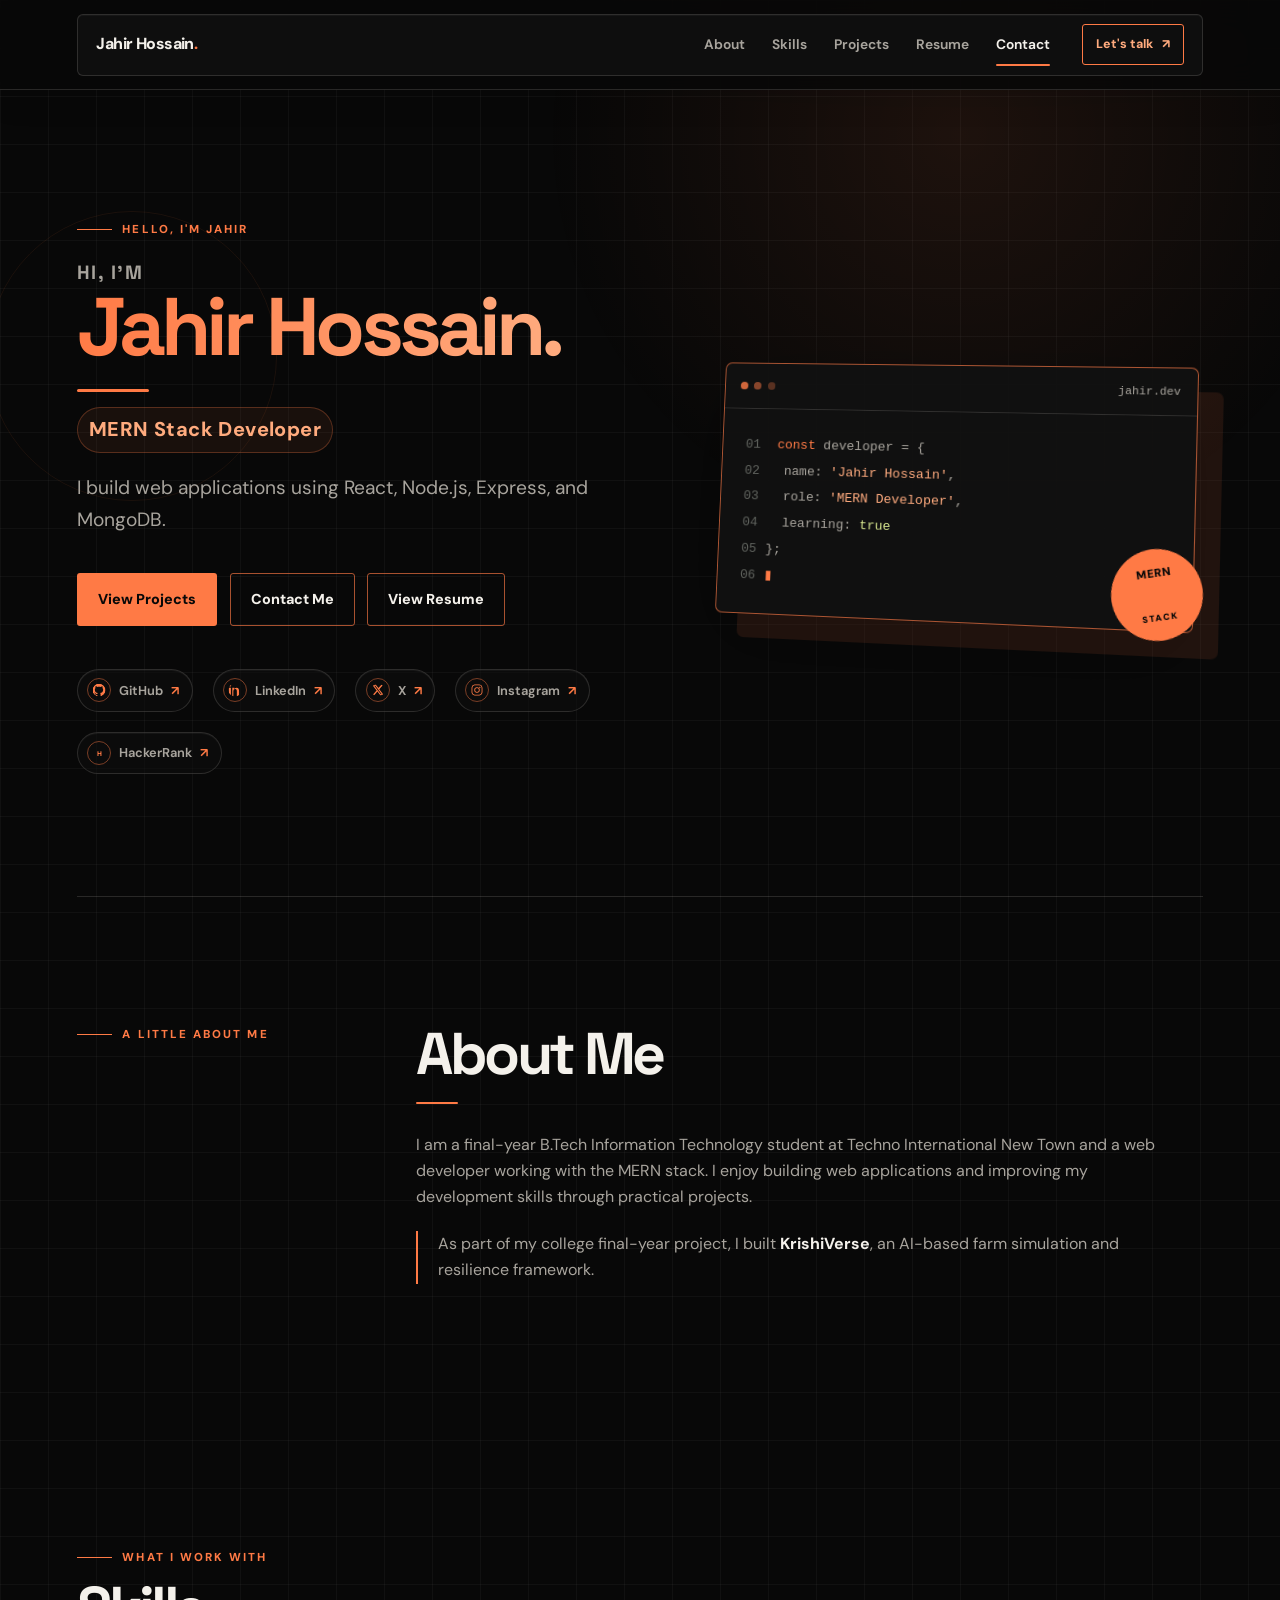
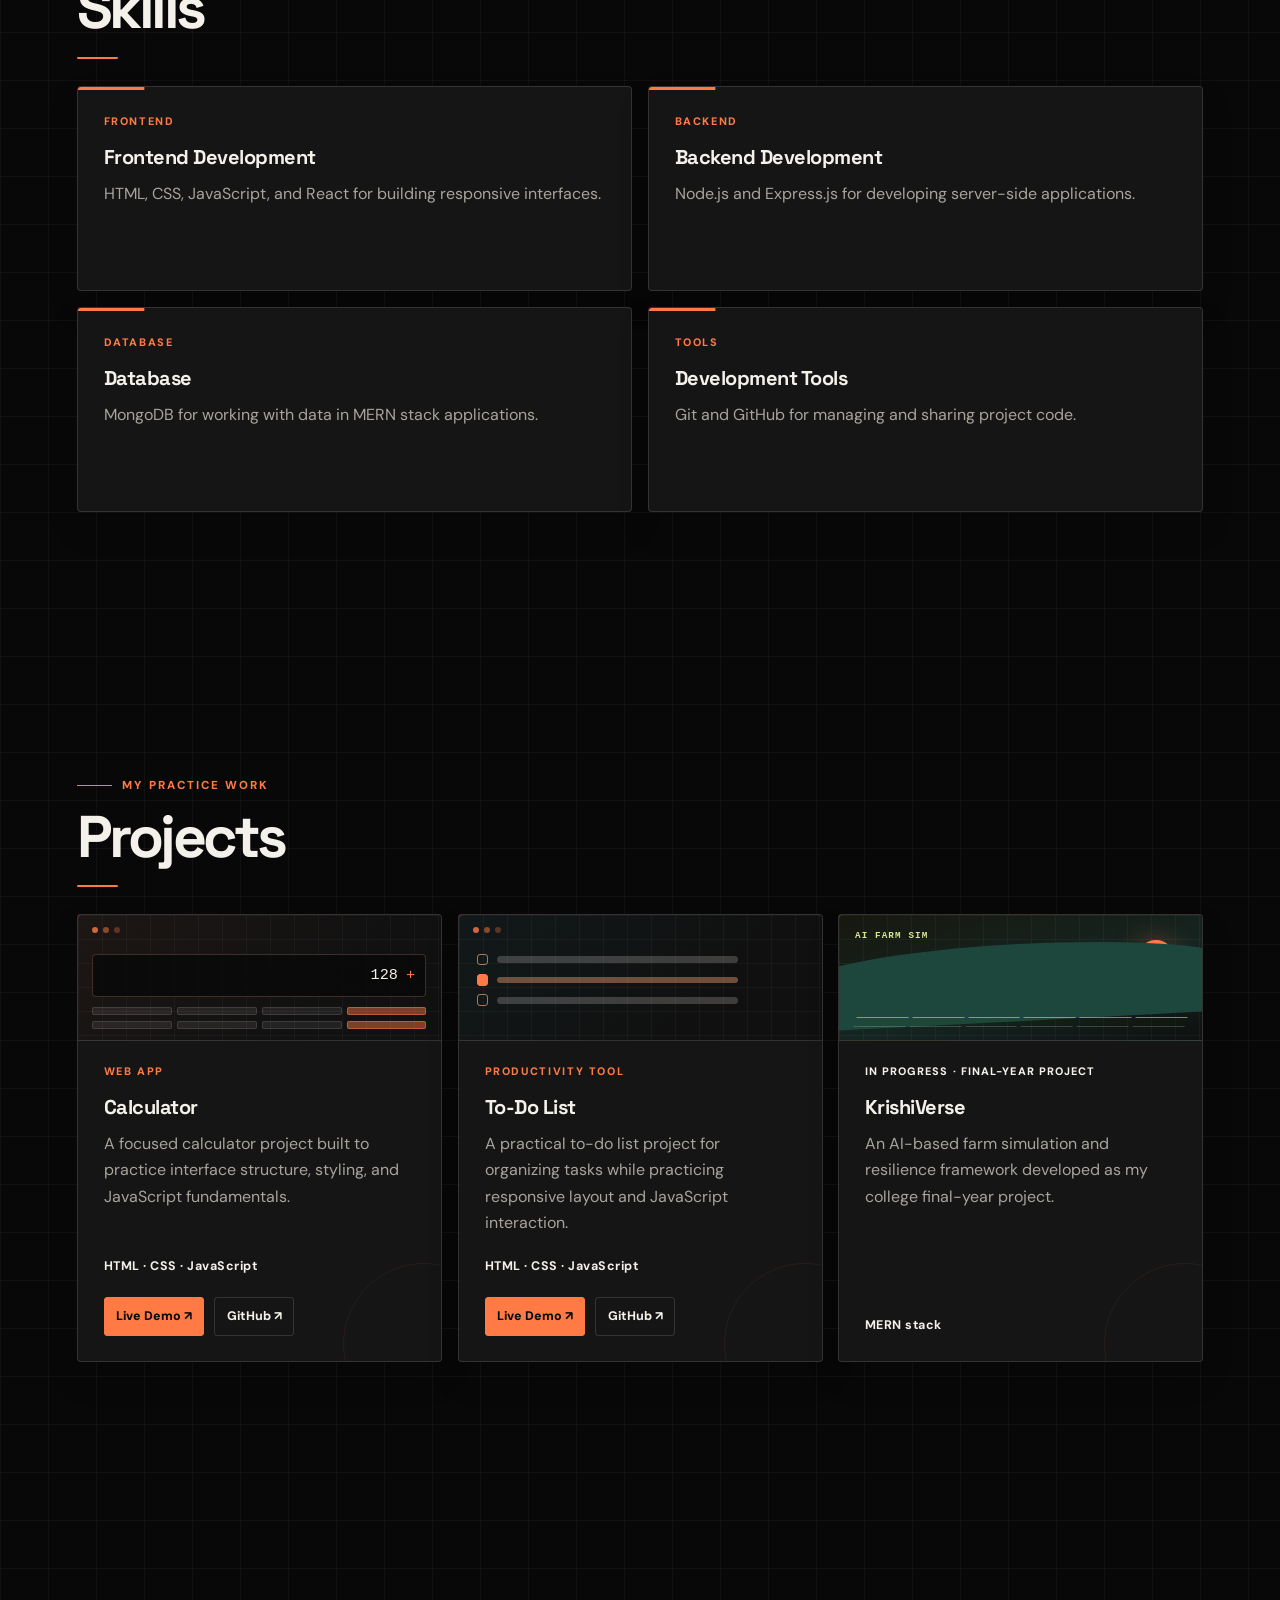
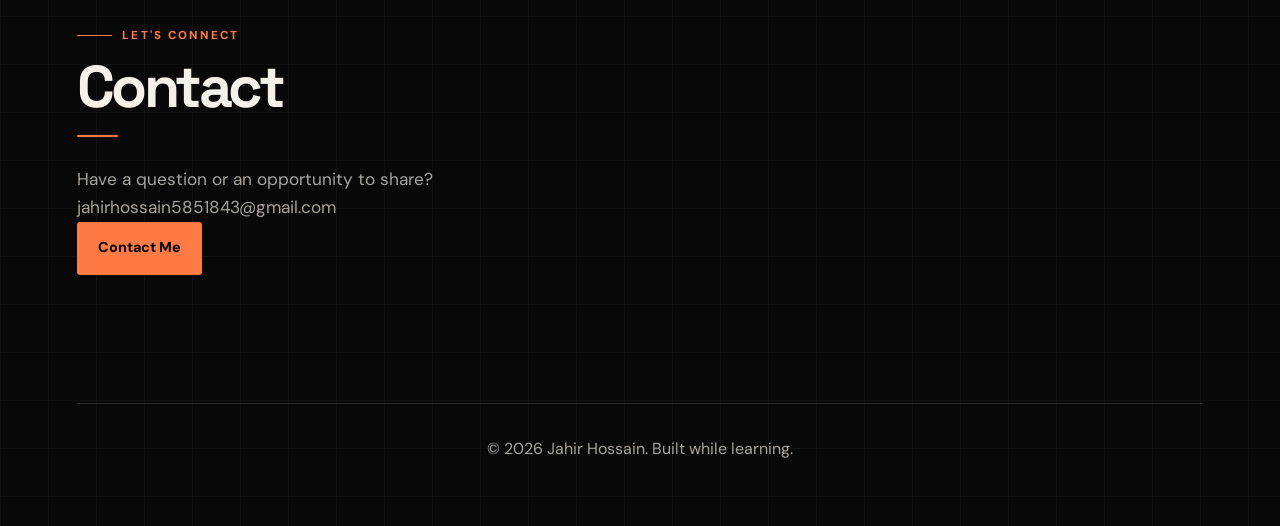
<file: index.html>
<!DOCTYPE html>
<html lang="en">
<head>
  <meta charset="UTF-8">
  <meta name="viewport" content="width=device-width, initial-scale=1.0">
  <meta name="description" content="Jahir Hossain is a MERN Stack Developer building responsive web applications with React, Node.js, Express, and MongoDB.">
  <meta name="theme-color" content="#080808">
  <meta property="og:title" content="Jahir Hossain | MERN Stack Developer">
  <meta property="og:description" content="Explore Jahir Hossain's projects, skills, and web development journey.">
  <meta property="og:type" content="website">
  <title>Jahir Hossain | MERN Stack Developer</title>
  <link rel="icon" href="favicon.svg" type="image/svg+xml">
  <link rel="stylesheet" href="styles.css">
  <script src="script.js" defer></script>
</head>
<body>
  <header class="site-header">
    <nav class="navbar container" aria-label="Main navigation">
      <a class="logo" href="#home">Jahir Hossain<span>.</span></a>

      <button class="nav-toggle" type="button"
        aria-label="Toggle navigation" aria-expanded="false" aria-controls="primary-navigation">
        ☰
      </button>

      <ul class="nav-links" id="primary-navigation">
        <li><a href="#about">About</a></li>
        <li><a href="#skills">Skills</a></li>
        <li><a href="#projects">Projects</a></li>
        <li><a href="resume.html">Resume</a></li>
        <li><a href="#contact">Contact</a></li>
      </ul>

      <a class="nav-contact" href="#contact">Let's talk <span aria-hidden="true">↗</span></a>
    </nav>
  </header>

  <main>
    <section class="hero container" id="home">
      <div class="hero-text">
        <p class="eyebrow">HELLO, I'M JAHIR</p>
        <h1>
          <span class="hero-greeting">Hi, I'm</span>
          <span class="hero-name">Jahir Hossain.</span>
        </h1>
        <p class="hero-role">MERN Stack Developer</p>
        <p class="intro">I build web applications using React, Node.js, Express, and MongoDB.</p>
        <div class="hero-actions">
          <a class="btn btn-primary" href="#projects">View Projects</a>
          <a class="btn btn-secondary" href="#contact">Contact Me</a>
          <a class="btn btn-secondary" href="resume.html">View Resume</a>
        </div>
        <nav class="social-links" aria-label="Social links">
          <a href="https://github.com/whojahir" target="_blank" rel="noopener noreferrer">
            <svg class="social-icon" viewBox="0 0 24 24" aria-hidden="true"><path d="M12 .297c-6.63 0-12 5.373-12 12 0 5.303 3.438 9.8 8.205 11.385.6.113.82-.258.82-.577 0-.285-.01-1.04-.015-2.04-3.338.724-4.042-1.61-4.042-1.61-.546-1.387-1.333-1.756-1.333-1.756-1.089-.745.084-.729.084-.729 1.205.084 1.838 1.236 1.838 1.236 1.07 1.835 2.809 1.305 3.495.998.108-.776.418-1.305.762-1.605-2.665-.3-5.466-1.332-5.466-5.93 0-1.31.465-2.38 1.235-3.22-.135-.303-.54-1.523.105-3.176 0 0 1.005-.322 3.3 1.23.96-.267 1.98-.399 3-.405 1.02.006 2.04.138 3 .405 2.28-.908 3.285-1.23 3.285-1.23.645 1.653.24 2.873.12 3.176.765.84 1.23 1.91 1.23 3.22 0 4.61-2.805 5.625-5.475 5.92.42.36.81 1.096.81 2.22 0 1.606-.015 2.896-.015 3.286 0 .315.21.69.825.57C20.565 22.092 24 17.592 24 12.297c0-6.627-5.373-12-12-12"/></svg>
            GitHub <span aria-hidden="true">↗</span>
          </a>
          <a href="https://www.linkedin.com/in/jahir-hossain-62287223a/" target="_blank" rel="noopener noreferrer">
            <svg class="social-icon" viewBox="0 0 24 24" aria-hidden="true"><path d="M4.98 3.5A2.5 2.5 0 1 1 0 3.5a2.5 2.5 0 0 1 4.98 0ZM.5 8h4v16h-4V8Zm6.5 0h3.83v2.18h.05c.53-1 1.83-2.48 3.77-2.48 4.03 0 4.77 2.65 4.77 6.1V24h-4v-9.02c0-2.15-.04-4.91-2.99-4.91-3 0-3.46 2.34-3.46 4.76V24H7V8Z"/></svg>
            LinkedIn <span aria-hidden="true">↗</span>
          </a>
          <a href="https://x.com/wh0jahir" target="_blank" rel="noopener noreferrer">
            <svg class="social-icon" viewBox="0 0 24 24" aria-hidden="true"><path d="M18.244 2.25h3.308l-7.227 8.26 8.502 11.24H16.17l-5.214-6.817-5.963 6.817H1.684l7.73-8.835L1.254 2.25H8.08l4.713 6.231 5.45-6.231Zm-1.161 17.52h1.833L7.084 4.126H5.117L17.083 19.77Z"/></svg>
            X <span aria-hidden="true">↗</span>
          </a>
          <a href="https://www.instagram.com/whojahir" target="_blank" rel="noopener noreferrer">
            <svg class="social-icon" viewBox="0 0 24 24" aria-hidden="true"><path d="M7.75 2h8.5A5.75 5.75 0 0 1 22 7.75v8.5A5.75 5.75 0 0 1 16.25 22h-8.5A5.75 5.75 0 0 1 2 16.25v-8.5A5.75 5.75 0 0 1 7.75 2Zm-.2 1.5A4.25 4.25 0 0 0 3.5 7.75v8.5a4.25 4.25 0 0 0 4.25 4.25h8.5a4.25 4.25 0 0 0 4.25-4.25v-8.5a4.25 4.25 0 0 0-4.25-4.25h-8.5ZM12 7a5 5 0 1 1 0 10 5 5 0 0 1 0-10Zm0 1.5a3.5 3.5 0 1 0 0 7 3.5 3.5 0 0 0 0-7Zm5.25-2.25a1.125 1.125 0 1 1 0 2.25 1.125 1.125 0 0 1 0-2.25Z"/></svg>
            Instagram <span aria-hidden="true">↗</span>
          </a>
          <a href="https://www.hackerrank.com/profile/whojahir" target="_blank" rel="noopener noreferrer">
            <svg class="social-icon social-icon-letter" viewBox="0 0 24 24" aria-hidden="true"><text x="12" y="17" text-anchor="middle">H</text></svg>
            HackerRank <span aria-hidden="true">↗</span>
          </a>
        </nav>
      </div>

      <div class="hero-visual" role="img" aria-label="Developer workspace illustration">
        <div class="code-window">
          <div class="window-bar" aria-hidden="true">
            <span></span><span></span><span></span>
            <small>jahir.dev</small>
          </div>
          <div class="code-content" aria-hidden="true">
            <p><span class="code-muted">01</span> <span class="code-keyword">const</span> developer = {</p>
            <p><span class="code-muted">02</span>&nbsp;&nbsp;name: <span class="code-string">'Jahir Hossain'</span>,</p>
            <p><span class="code-muted">03</span>&nbsp;&nbsp;role: <span class="code-string">'MERN Developer'</span>,</p>
            <p><span class="code-muted">04</span>&nbsp;&nbsp;learning: <span class="code-value">true</span></p>
            <p><span class="code-muted">05</span>};</p>
            <p><span class="code-muted">06</span><span class="code-cursor">▮</span></p>
          </div>
        </div>
        <div class="visual-badge">MERN<br><span>STACK</span></div>
      </div>
    </section>

    <section class="section container" id="about">
      <p class="eyebrow">A LITTLE ABOUT ME</p>
      <h2>About Me</h2>
      <div class="about-content">
        <p>
          I am a final-year B.Tech Information Technology student at Techno International New Town and a web developer
          working with the MERN stack. I enjoy building web applications and
          improving my development skills through practical projects.
        </p>
        <p class="about-experience">
          As part of my college final-year project, I built
          <strong>KrishiVerse</strong>, an AI-based farm simulation and
          resilience framework.
        </p>
      </div>
    </section>

    <section class="section container" id="skills">
      <p class="eyebrow">WHAT I WORK WITH</p>
      <h2>Skills</h2>
      <div class="skills-grid">
        <article class="card skill-card">
          <p class="skill-category">FRONTEND</p>
          <h3>Frontend Development</h3>
          <p>HTML, CSS, JavaScript, and React for building responsive interfaces.</p>
        </article>
        <article class="card skill-card">
          <p class="skill-category">BACKEND</p>
          <h3>Backend Development</h3>
          <p>Node.js and Express.js for developing server-side applications.</p>
        </article>
        <article class="card skill-card">
          <p class="skill-category">DATABASE</p>
          <h3>Database</h3>
          <p>MongoDB for working with data in MERN stack applications.</p>
        </article>
        <article class="card skill-card">
          <p class="skill-category">TOOLS</p>
          <h3>Development Tools</h3>
          <p>Git and GitHub for managing and sharing project code.</p>
        </article>
      </div>
    </section>

    <section class="section container" id="projects">
      <p class="eyebrow">MY PRACTICE WORK</p>
      <h2>Projects</h2>
      <div class="card-grid">
        <article class="card project-card">
          <div class="project-preview project-preview-calculator" aria-hidden="true">
            <div class="preview-topbar"><span></span><span></span><span></span></div>
            <div class="calculator-screen">128<span>+</span></div>
            <div class="calculator-keys"><i></i><i></i><i></i><i class="key-accent"></i><i></i><i></i><i></i><i class="key-accent"></i></div>
          </div>
          <p class="project-type">WEB APP</p>
          <h3>Calculator</h3>
          <p>A focused calculator project built to practice interface structure, styling, and JavaScript fundamentals.</p>
          <p class="project-tech">HTML · CSS · JavaScript</p>
          <div class="project-links">
            <a class="project-link project-link-primary" href="https://calculator-blush-zeta.vercel.app/" target="_blank" rel="noopener noreferrer">Live Demo ↗</a>
            <a class="project-link" href="https://github.com/whojahir/Calculator" target="_blank" rel="noopener noreferrer">GitHub ↗</a>
          </div>
        </article>
        <article class="card project-card">
          <div class="project-preview project-preview-todo" aria-hidden="true">
            <div class="preview-topbar"><span></span><span></span><span></span></div>
            <div class="todo-preview-row"><b></b><i></i></div>
            <div class="todo-preview-row is-done"><b></b><i></i></div>
            <div class="todo-preview-row"><b></b><i></i></div>
          </div>
          <p class="project-type">PRODUCTIVITY TOOL</p>
          <h3>To-Do List</h3>
          <p>A practical to-do list project for organizing tasks while practicing responsive layout and JavaScript interaction.</p>
          <p class="project-tech">HTML · CSS · JavaScript</p>
          <div class="project-links">
            <a class="project-link project-link-primary" href="https://whojahir.github.io/To-Do-List/" target="_blank" rel="noopener noreferrer">Live Demo ↗</a>
            <a class="project-link" href="https://github.com/whojahir/To-Do-List" target="_blank" rel="noopener noreferrer">GitHub ↗</a>
          </div>
        </article>
        <article class="card project-card">
          <div class="project-preview project-preview-krishi" aria-hidden="true">
            <div class="farm-sun"></div>
            <div class="farm-hills"></div>
            <div class="farm-grid"><i></i><i></i><i></i><i></i><i></i><i></i></div>
            <span class="farm-label">AI FARM SIM</span>
          </div>
          <p class="project-type project-status">IN PROGRESS · FINAL-YEAR PROJECT</p>
          <h3>KrishiVerse</h3>
          <p>An AI-based farm simulation and resilience framework developed as my college final-year project.</p>
          <p class="project-tech">MERN stack</p>
        </article>
      </div>
    </section>

    <section class="section container" id="contact">
      <p class="eyebrow">LET'S CONNECT</p>
      <h2>Contact</h2>
      <p>Have a question or an opportunity to share?</p>
      <p class="contact-email">jahirhossain5851843@gmail.com</p>
      <a class="btn btn-primary"
        href="mailto:jahirhossain5851843@gmail.com">Contact Me</a>
    </section>
  </main>

  <footer class="site-footer">
    <p>© <span id="year"></span> Jahir Hossain. Built while learning.</p>
  </footer>
</body>
</html>
</file>
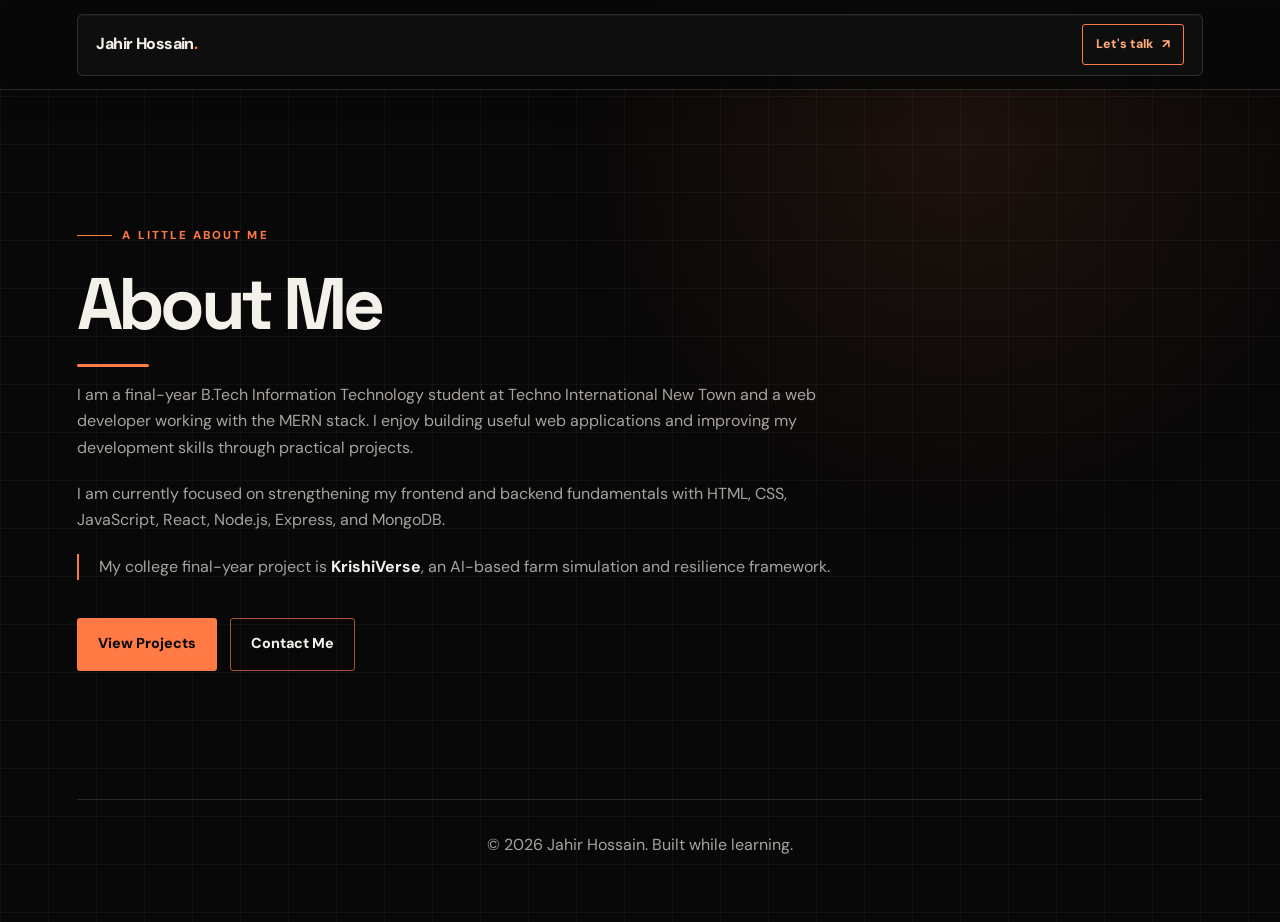
<file: about.html>
<!DOCTYPE html>
<html lang="en">
<head>
  <meta charset="UTF-8">
  <meta name="viewport" content="width=device-width, initial-scale=1.0">
  <meta name="description" content="Learn more about Jahir Hossain, a final-year B.Tech Information Technology student and MERN Stack Developer.">
  <meta name="theme-color" content="#080808">
  <meta property="og:title" content="About Jahir Hossain | MERN Stack Developer">
  <meta property="og:description" content="Learn more about Jahir Hossain and his web development journey.">
  <meta property="og:type" content="profile">
  <title>About Jahir Hossain | MERN Stack Developer</title>
  <link rel="icon" href="favicon.svg" type="image/svg+xml">
  <link rel="stylesheet" href="styles.css">
</head>
<body>
  <header class="site-header">
    <nav class="navbar container" aria-label="Main navigation">
      <a class="logo" href="index.html">Jahir Hossain<span>.</span></a>
      <a class="nav-contact" href="index.html#contact">Let's talk <span aria-hidden="true">↗</span></a>
    </nav>
  </header>

  <main>
    <section class="section container about-page" aria-labelledby="about-title">
      <p class="eyebrow">A LITTLE ABOUT ME</p>
      <h1 id="about-title">About Me</h1>
      <div class="about-content">
        <p>I am a final-year B.Tech Information Technology student at Techno International New Town and a web developer working with the MERN stack. I enjoy building useful web applications and improving my development skills through practical projects.</p>
        <p>I am currently focused on strengthening my frontend and backend fundamentals with HTML, CSS, JavaScript, React, Node.js, Express, and MongoDB.</p>
        <p class="about-experience">My college final-year project is <strong>KrishiVerse</strong>, an AI-based farm simulation and resilience framework.</p>
      </div>
      <div class="hero-actions">
        <a class="btn btn-primary" href="index.html#projects">View Projects</a>
        <a class="btn btn-secondary" href="index.html#contact">Contact Me</a>
      </div>
    </section>
  </main>

  <footer class="site-footer">
    <p>© <span id="year"></span> Jahir Hossain. Built while learning.</p>
  </footer>
  <script>
    document.querySelector('#year').textContent = new Date().getFullYear();
  </script>
</body>
</html>
</file>
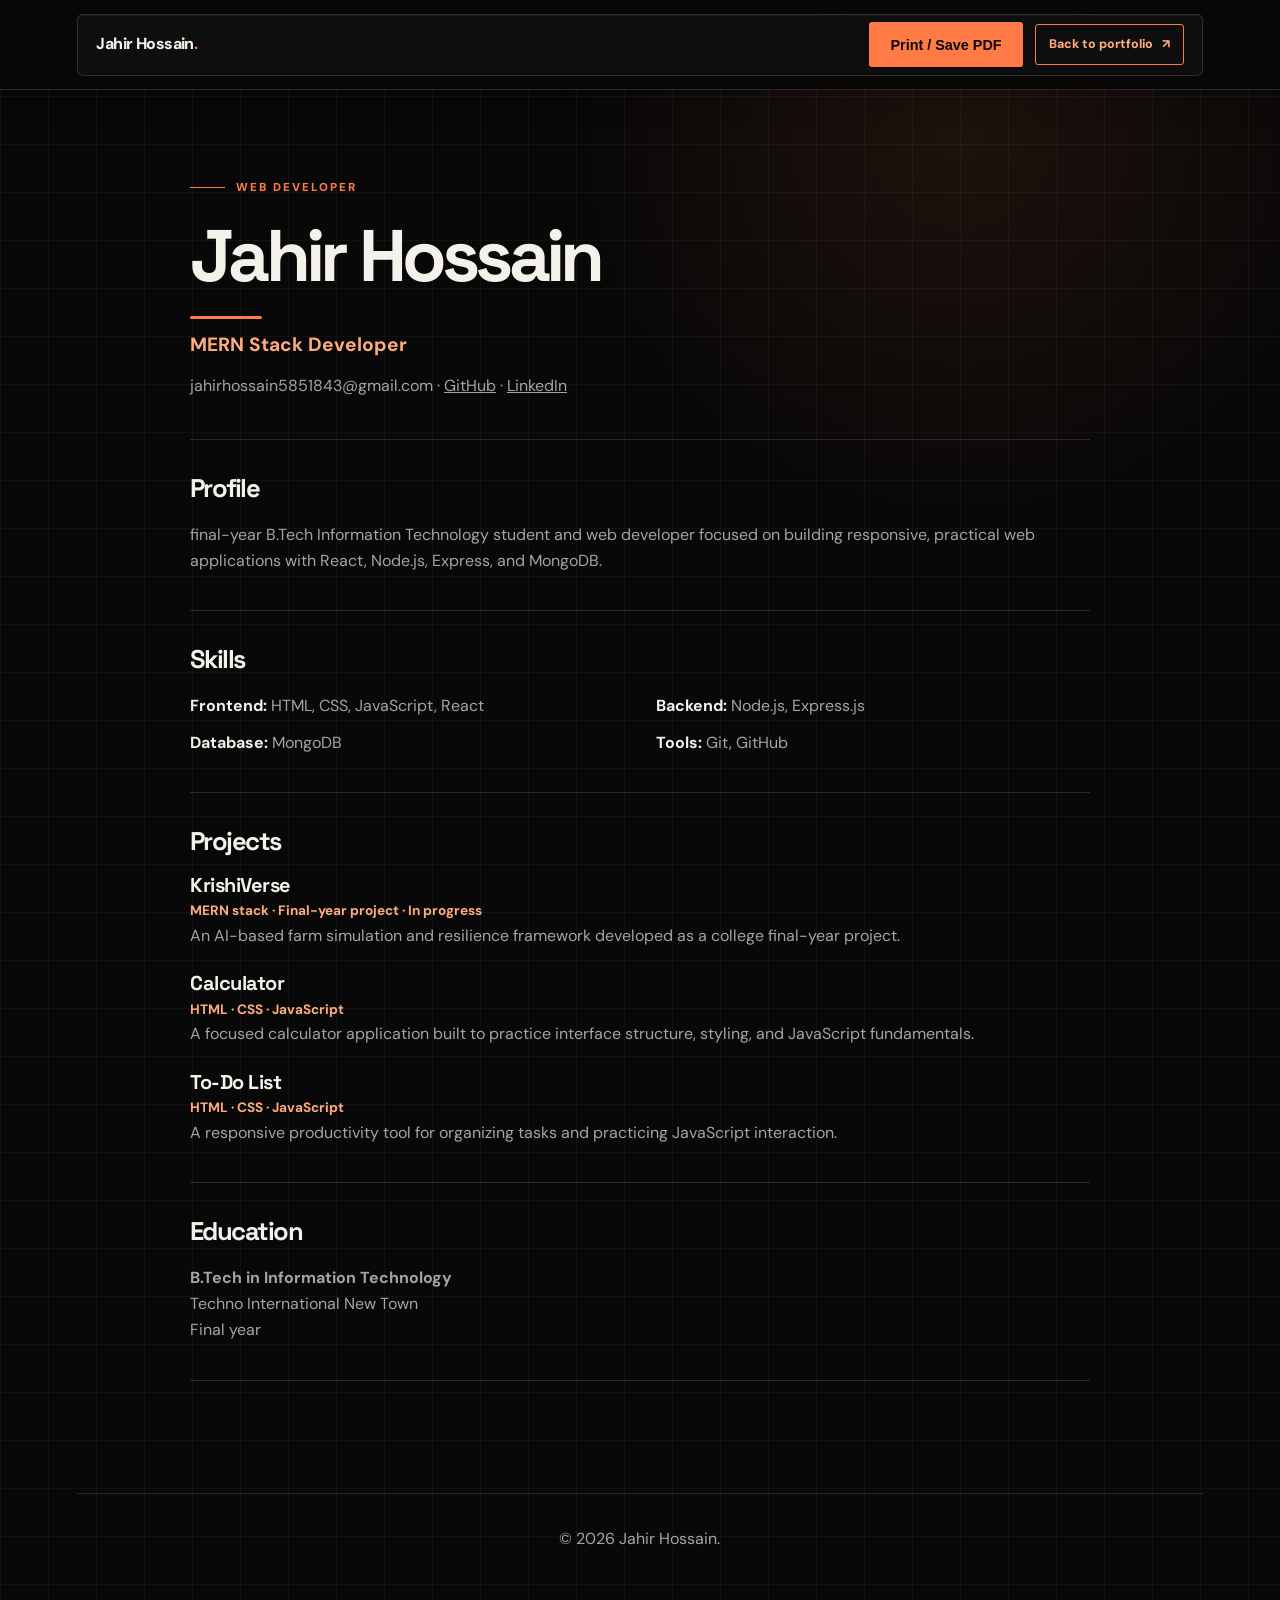
<file: resume.html>
<!DOCTYPE html>
<html lang="en">
<head>
  <meta charset="UTF-8">
  <meta name="viewport" content="width=device-width, initial-scale=1.0">
  <meta name="description" content="Resume of Jahir Hossain, a MERN Stack Developer and final-year B.Tech Information Technology student.">
  <meta name="theme-color" content="#080808">
  <title>Resume | Jahir Hossain</title>
  <link rel="icon" href="favicon.svg" type="image/svg+xml">
  <link rel="stylesheet" href="styles.css">
</head>
<body>
  <header class="site-header no-print">
    <nav class="navbar container" aria-label="Main navigation">
      <a class="logo" href="index.html">Jahir Hossain<span>.</span></a>
      <div class="resume-actions">
        <button class="btn btn-primary" type="button" onclick="window.print()">Print / Save PDF</button>
        <a class="nav-contact" href="index.html">Back to portfolio <span aria-hidden="true">↗</span></a>
      </div>
    </nav>
  </header>

  <main class="resume-page container">
    <section class="resume-header">
      <p class="eyebrow">WEB DEVELOPER</p>
      <h1>Jahir Hossain</h1>
      <p class="resume-role">MERN Stack Developer</p>
      <p class="resume-contact">jahirhossain5851843@gmail.com · <a href="https://github.com/whojahir" target="_blank" rel="noopener noreferrer">GitHub</a> · <a href="https://www.linkedin.com/in/jahir-hossain-62287223a/" target="_blank" rel="noopener noreferrer">LinkedIn</a></p>
    </section>

    <section class="resume-section">
      <h2>Profile</h2>
      <p>final-year B.Tech Information Technology student and web developer focused on building responsive, practical web applications with React, Node.js, Express, and MongoDB.</p>
    </section>

    <section class="resume-section">
      <h2>Skills</h2>
      <div class="resume-skills">
        <p><strong>Frontend:</strong> HTML, CSS, JavaScript, React</p>
        <p><strong>Backend:</strong> Node.js, Express.js</p>
        <p><strong>Database:</strong> MongoDB</p>
        <p><strong>Tools:</strong> Git, GitHub</p>
      </div>
    </section>

    <section class="resume-section">
      <h2>Projects</h2>
      <article class="resume-project">
        <h3>KrishiVerse</h3>
        <p class="resume-meta">MERN stack · Final-year project · In progress</p>
        <p>An AI-based farm simulation and resilience framework developed as a college final-year project.</p>
      </article>
      <article class="resume-project">
        <h3>Calculator</h3>
        <p class="resume-meta">HTML · CSS · JavaScript</p>
        <p>A focused calculator application built to practice interface structure, styling, and JavaScript fundamentals.</p>
      </article>
      <article class="resume-project">
        <h3>To-Do List</h3>
        <p class="resume-meta">HTML · CSS · JavaScript</p>
        <p>A responsive productivity tool for organizing tasks and practicing JavaScript interaction.</p>
      </article>
    </section>

    <section class="resume-section">
      <h2>Education</h2>
      <p><strong>B.Tech in Information Technology</strong></p>
      <p>Techno International New Town</p>
      <p>Final year</p>
    </section>
  </main>

  <footer class="site-footer no-print">
    <p>© <span id="year"></span> Jahir Hossain.</p>
  </footer>
  <script>document.querySelector('#year').textContent = new Date().getFullYear();</script>
</body>
</html>
</file>
<file: styles.css>
@import url("https://fonts.googleapis.com/css2?family=DM+Sans:wght@400;500;600;700&family=Space+Grotesk:wght@500;600;700&display=swap");

* {
  box-sizing: border-box;
  margin: 0;
  padding: 0;
}

:root {
  --black: #080808;
  --black-soft: #101010;
  --panel: #151515;
  --panel-hover: #1b1b1b;
  --white: #f4f1eb;
  --muted: #a8a49d;
  --orange: #ff7a45;
  --orange-soft: #ffab7e;
  --line: rgba(244, 241, 235, 0.14);
  --line-strong: rgba(255, 122, 69, 0.65);
  --font-body: "DM Sans", Inter, ui-sans-serif, system-ui, sans-serif;
  --font-display: "Space Grotesk", Inter, ui-sans-serif, system-ui, sans-serif;
}

html {
  scroll-behavior: smooth;
}

body {
  min-width: 320px;
  overflow-x: hidden;
  background-color: var(--black);
  background-image:
    linear-gradient(rgba(255, 255, 255, 0.035) 1px, transparent 1px),
    linear-gradient(90deg, rgba(255, 255, 255, 0.035) 1px, transparent 1px);
  background-size: 48px 48px;
  color: var(--white);
  font-family: var(--font-body);
  line-height: 1.65;
  -webkit-font-smoothing: antialiased;
  text-rendering: optimizeLegibility;
}

body::before {
  position: fixed;
  inset: 0;
  z-index: -1;
  background: radial-gradient(circle at 75% 15%, rgba(255, 122, 69, 0.09), transparent 26rem);
  content: "";
  pointer-events: none;
}

::selection {
  background: var(--orange);
  color: var(--black);
}

.container {
  width: min(1160px, 88%);
  margin: 0 auto;
}

.site-header {
  position: sticky;
  top: 0;
  z-index: 10;
  padding: 0.85rem 0;
  background: rgba(8, 8, 8, 0.86);
  border-bottom: 1px solid var(--line);
  backdrop-filter: blur(16px);
  box-shadow: 0 10px 30px rgba(0, 0, 0, 0.12);
}

.navbar {
  min-height: 62px;
  display: flex;
  align-items: center;
  gap: 2rem;
  padding: 0.25rem 1.15rem;
  border: 1px solid var(--line);
  border-radius: 6px;
  background: rgba(16, 16, 16, 0.92);
  box-shadow: inset 0 1px 0 rgba(244, 241, 235, 0.035);
}

.logo {
  margin-right: auto;
  color: var(--white);
  font-size: 1rem;
  font-weight: 800;
  letter-spacing: -0.035em;
  text-decoration: none;
}

.logo span {
  color: var(--orange);
}

.nav-links {
  display: flex;
  align-items: center;
  gap: 1.7rem;
  list-style: none;
}

.nav-links a,
.social-links a {
  color: var(--muted);
  font-size: 0.86rem;
  font-weight: 650;
  text-decoration: none;
  transition: color 180ms ease, transform 180ms ease;
}

.nav-links a:hover,
.nav-links a:focus-visible,
.social-links a:hover,
.social-links a:focus-visible {
  color: var(--white);
}

.nav-links a {
  position: relative;
  padding: 0.25rem 0;
}

.nav-links a::after {
  position: absolute;
  right: 0;
  bottom: -0.55rem;
  left: 0;
  height: 2px;
  border-radius: 999px;
  background: var(--orange);
  content: "";
  opacity: 0;
  transform: scaleX(0.35);
  transition: opacity 180ms ease, transform 180ms ease;
}

.nav-links a.is-current {
  color: var(--white);
}

.nav-links a.is-current::after,
.nav-links a:hover::after,
.nav-links a:focus-visible::after {
  opacity: 1;
  transform: scaleX(1);
}

.nav-links a:hover,
.nav-links a:focus-visible {
  transform: translateY(-1px);
}

.nav-toggle {
  display: none;
  border: 1px solid var(--line);
  border-radius: 4px;
  background: transparent;
  color: var(--white);
  cursor: pointer;
  font-size: 1.35rem;
  line-height: 1;
  padding: 0.45rem 0.6rem;
}

.nav-contact {
  display: inline-flex;
  align-items: center;
  gap: 0.55rem;
  border: 1px solid var(--orange);
  border-radius: 3px;
  padding: 0.58rem 0.8rem;
  color: var(--orange-soft);
  font-size: 0.78rem;
  font-weight: 800;
  text-decoration: none;
  transition: background 180ms ease, color 180ms ease, transform 180ms ease;
}

.nav-contact:hover,
.nav-contact:focus-visible {
  background: var(--orange);
  color: var(--black);
  transform: translateY(-2px);
}

.nav-toggle:focus-visible,
.btn:focus-visible,
.nav-contact:focus-visible,
.nav-links a:focus-visible,
.social-links a:focus-visible,
.project-link:focus-visible {
  outline: 3px solid rgba(255, 171, 126, 0.55);
  outline-offset: 4px;
}

.hero {
  position: relative;
  min-height: calc(100vh - 94px);
  display: grid;
  grid-template-columns: minmax(0, 1.05fr) minmax(360px, 0.95fr);
  align-items: center;
  gap: 4rem;
  padding-top: 6.5rem;
  padding-bottom: 6.5rem;
}

.hero::before {
  position: absolute;
  top: 15%;
  left: -8%;
  width: 18rem;
  height: 18rem;
  border: 1px solid rgba(255, 122, 69, 0.08);
  border-radius: 50%;
  content: "";
  pointer-events: none;
}

.hero-text {
  position: relative;
  z-index: 1;
  max-width: 700px;
}

.eyebrow {
  display: inline-flex;
  align-items: center;
  gap: 0.65rem;
  color: var(--orange);
  font-size: 0.72rem;
  font-weight: 800;
  letter-spacing: 0.18em;
}

.eyebrow::before {
  width: 2.2rem;
  height: 1px;
  background: var(--orange);
  content: "";
}

h1,
h2,
h3 {
  color: var(--white);
  font-family: var(--font-display);
  line-height: 1.08;
  text-wrap: balance;
}

h1 {
  position: relative;
  max-width: 650px;
  margin: 1.35rem 0 0.9rem;
  font-size: clamp(2.65rem, 5.7vw, 4.9rem);
  font-weight: 780;
  letter-spacing: -0.065em;
  line-height: 1.02;
}

.hero-greeting,
.hero-name {
  display: block;
}

.hero-greeting {
  margin-bottom: 0.25rem;
  color: var(--muted);
  font-size: clamp(0.95rem, 1.8vw, 1.2rem);
  font-weight: 700;
  letter-spacing: 0.08em;
  line-height: 1.2;
  text-transform: uppercase;
}

.hero-name {
  margin-top: 0;
  background: linear-gradient(100deg, var(--orange) 0%, var(--orange-soft) 85%);
  -webkit-background-clip: text;
  background-clip: text;
  color: transparent;
  font-size: 1.12em;
  font-weight: 700;
  letter-spacing: -0.06em;
  line-height: 0.96;
}

h1::after {
  display: block;
  width: 4.5rem;
  height: 3px;
  margin-top: 1.45rem;
  border-radius: 999px;
  background: var(--orange);
  content: "";
}

.hero-role {
  display: inline-flex;
  align-items: center;
  width: fit-content;
  margin-bottom: 1.2rem;
  padding: 0.35rem 0.7rem;
  border: 1px solid rgba(255, 122, 69, 0.28);
  border-radius: 999px;
  background: rgba(255, 122, 69, 0.07);
  color: var(--orange-soft);
  font-size: clamp(1rem, 2vw, 1.25rem);
  font-weight: 750;
  letter-spacing: 0.02em;
}

h2 {
  margin: 0.8rem 0 1.7rem;
  font-size: clamp(2rem, 4.6vw, 3.7rem);
  font-weight: 740;
  letter-spacing: -0.06em;
  line-height: 1;
}

h2::after {
  display: block;
  width: 2.6rem;
  height: 2px;
  margin-top: 1.15rem;
  border-radius: 999px;
  background: var(--orange);
  content: "";
}

h3 {
  margin-bottom: 0.8rem;
  font-size: 1.25rem;
  letter-spacing: -0.025em;
}

p {
  color: var(--muted);
}

.intro {
  max-width: 590px;
  font-size: clamp(1.05rem, 2vw, 1.2rem);
}

.hero-actions {
  display: flex;
  flex-wrap: wrap;
  gap: 0.8rem;
  margin-top: 2.35rem;
}

.btn {
  display: inline-block;
  border: 1px solid transparent;
  border-radius: 3px;
  padding: 0.85rem 1.25rem;
  font-size: 0.9rem;
  font-weight: 800;
  text-decoration: none;
  transition: background 180ms ease, border-color 180ms ease, color 180ms ease, transform 180ms ease;
}

.btn:hover {
  transform: translateY(-2px);
}

.btn-primary {
  background: var(--orange);
  color: var(--black);
}

.btn-primary:hover {
  background: var(--orange-soft);
}

.btn-secondary {
  border-color: var(--line-strong);
  background: transparent;
  color: var(--white);
}

.btn-secondary:hover {
  background: rgba(255, 122, 69, 0.1);
  color: var(--orange-soft);
}

.social-links {
  display: flex;
  flex-wrap: wrap;
  gap: 1.25rem;
  margin-top: 2.7rem;
}

.social-links a {
  display: inline-flex;
  align-items: center;
  gap: 0.5rem;
  border: 1px solid var(--line);
  border-radius: 999px;
  padding: 0.52rem 0.78rem 0.52rem 0.58rem;
  background: rgba(16, 16, 16, 0.55);
  color: var(--muted);
  font-size: 0.8rem;
  box-shadow: inset 0 1px 0 rgba(244, 241, 235, 0.04);
  transition: background 180ms ease, border-color 180ms ease, color 180ms ease;
}

.social-icon {
  width: 1.5rem;
  height: 1.5rem;
  flex: 0 0 1.5rem;
  padding: 0.28rem;
  border: 1px solid rgba(255, 122, 69, 0.45);
  border-radius: 50%;
  color: var(--orange);
  fill: currentColor;
  transition: background 180ms ease, border-color 180ms ease, color 180ms ease;
}

.social-icon-letter {
  overflow: visible;
  padding: 0.25rem;
  fill: none;
  stroke: currentColor;
  stroke-width: 1.5;
}

.social-icon-letter text {
  fill: currentColor;
  stroke: none;
  font-size: 0.72rem;
  font-weight: 900;
}

.social-links a:hover,
.social-links a:focus-visible {
  background: var(--orange);
  border-color: var(--orange);
  color: var(--black);
}

.social-links a:hover .social-icon,
.social-links a:focus-visible .social-icon {
  border-color: var(--black);
  background: var(--black);
  color: var(--orange);
}

.social-links a span {
  color: var(--orange);
}

.social-links a:hover span,
.social-links a:focus-visible span {
  color: var(--black);
}

.hero-visual {
  position: relative;
  z-index: 1;
  min-height: 360px;
  display: grid;
  place-items: center;
  perspective: 1100px;
}

.reveal {
  opacity: 0;
  transform: translateY(48px);
  transition:
    opacity 800ms cubic-bezier(0.22, 1, 0.36, 1),
    transform 800ms cubic-bezier(0.22, 1, 0.36, 1);
  transition-delay: var(--reveal-delay, 0ms);
}

.reveal.is-visible {
  opacity: 1;
  transform: translateY(0);
}

.hero-text.reveal {
  transition-delay: 80ms;
}

.hero-visual.reveal {
  transition-delay: 180ms;
}

.card.reveal {
  transform: perspective(900px) translateY(48px) rotateX(0deg) rotateY(0deg);
}

.card.reveal.is-visible {
  transform: perspective(900px) translateY(0) rotateX(0deg) rotateY(0deg);
}

.code-window {
  width: min(100%, 480px);
  transform: rotateX(3deg) rotateY(-8deg) rotateZ(2deg);
  border: 1px solid var(--line-strong);
  border-radius: 7px;
  background: rgba(16, 16, 16, 0.94);
  box-shadow: 24px 24px 0 rgba(255, 122, 69, 0.1), 0 28px 80px rgba(0, 0, 0, 0.4);
  animation: float-window 6s ease-in-out infinite;
  transition: transform 300ms ease, box-shadow 300ms ease;
  transform-style: preserve-3d;
}

.code-window:hover {
  animation-play-state: paused;
  transform: rotateX(0) rotateY(0) rotateZ(0) translateY(-8px);
  box-shadow: 18px 28px 0 rgba(255, 122, 69, 0.14), 0 34px 90px rgba(0, 0, 0, 0.48);
}

.window-bar {
  display: flex;
  align-items: center;
  gap: 0.4rem;
  padding: 0.85rem 1rem;
  border-bottom: 1px solid var(--line);
}

.window-bar span {
  width: 8px;
  height: 8px;
  display: block;
  border-radius: 50%;
  background: var(--orange);
  opacity: 0.8;
}

.window-bar span:nth-child(2) {
  opacity: 0.5;
}

.window-bar span:nth-child(3) {
  opacity: 0.3;
}

.window-bar small {
  margin-left: auto;
  color: var(--muted);
  font-family: ui-monospace, SFMono-Regular, Menlo, monospace;
  font-size: 0.7rem;
}

.code-content {
  overflow-x: auto;
  padding: 1.5rem;
  color: var(--white);
  font-family: ui-monospace, SFMono-Regular, Menlo, monospace;
  font-size: clamp(0.68rem, 1.5vw, 0.84rem);
  line-height: 2;
}

.code-content p {
  white-space: nowrap;
}

.code-muted {
  display: inline-block;
  width: 1.6rem;
  color: #5f625d;
}

.code-keyword {
  color: var(--orange);
}

.code-string {
  color: var(--orange-soft);
}

.code-value {
  color: #d9e88f;
}

.code-cursor {
  color: var(--orange);
}

.visual-badge {
  position: absolute;
  right: 0;
  bottom: 2rem;
  display: grid;
  place-items: center;
  width: 92px;
  height: 92px;
  border: 1px solid var(--orange);
  border-radius: 50%;
  background: var(--orange);
  color: var(--black);
  font-size: 0.72rem;
  font-weight: 900;
  letter-spacing: 0.08em;
  line-height: 1.15;
  text-align: center;
  transform: rotate(-8deg);
  animation: float-badge 5s ease-in-out 500ms infinite;
}

.visual-badge span {
  font-size: 0.56rem;
}

@keyframes float-window {
  0%,
  100% {
    transform: rotateX(3deg) rotateY(-8deg) rotateZ(2deg) translateY(0);
  }

  50% {
    transform: rotateX(5deg) rotateY(-5deg) rotateZ(2deg) translateY(-10px);
  }
}

@keyframes float-badge {
  0%,
  100% {
    transform: rotate(-8deg) translateY(0);
  }

  50% {
    transform: rotate(-3deg) translateY(-8px);
  }
}

.section {
  position: relative;
  padding: 8rem 0;
  scroll-margin-top: 94px;
}

.section > p:not(.eyebrow) {
  max-width: 730px;
  font-size: 1.08rem;
}

#about {
  display: grid;
  grid-template-columns: minmax(180px, 0.35fr) minmax(0, 1fr);
  column-gap: 4rem;
  border-top: 1px solid var(--line);
}

#about .eyebrow {
  grid-row: span 2;
  align-self: start;
}

#about h2 {
  margin-top: 0;
}

.about-content {
  max-width: 760px;
}

.about-content p + p {
  margin-top: 1.25rem;
}

.about-experience {
  padding-left: 1.25rem;
  border-left: 2px solid var(--orange);
}

.about-experience strong {
  color: var(--white);
}

.card-grid,
.skills-grid {
  display: grid;
  grid-template-columns: repeat(3, minmax(0, 1fr));
  gap: 1rem;
}

.skills-grid {
  grid-template-columns: repeat(2, minmax(0, 1fr));
}

.card {
  position: relative;
  min-height: 215px;
  display: flex;
  flex-direction: column;
  justify-content: flex-end;
  padding: 1.6rem;
  background: var(--panel);
  border: 1px solid var(--line);
  border-radius: 4px;
  overflow: hidden;
  box-shadow: 0 16px 34px rgba(0, 0, 0, 0.12);
  transition: background 180ms ease, border-color 180ms ease, box-shadow 220ms ease, transform 220ms ease;
  transform-style: preserve-3d;
  will-change: transform;
}

.card::before {
  position: absolute;
  top: 0;
  right: 0;
  left: 0;
  height: 3px;
  background: var(--orange);
  content: "";
  transform: scaleX(0.12);
  transform-origin: left;
  transition: transform 180ms ease;
}

@media (hover: hover) and (pointer: fine) {
  .card:hover {
    background: var(--panel-hover);
    border-color: var(--line-strong);
    box-shadow: 0 24px 50px rgba(0, 0, 0, 0.24), 0 0 0 1px rgba(255, 122, 69, 0.06);
    transform: perspective(900px) translateY(-7px) rotateX(var(--tilt-x, 0deg)) rotateY(var(--tilt-y, 0deg));
  }

  .card:hover .project-preview {
    transform: scale(1.025);
  }

  .card.reveal.is-visible:hover {
    transform: perspective(900px) translateY(-7px) rotateX(var(--tilt-x, 0deg)) rotateY(var(--tilt-y, 0deg));
  }

  .card:hover::before {
    transform: scaleX(1);
  }
}

.card h3 {
  margin-top: auto;
}

.skill-card {
  min-height: 205px;
  justify-content: flex-start;
}

.skill-category,
.project-card .project-type {
  margin-bottom: 1rem;
  color: var(--orange);
  font-size: 0.68rem;
  font-weight: 800;
  letter-spacing: 0.15em;
}

.skill-card h3,
.project-card h3 {
  margin-top: 0;
}

.project-card {
  min-height: 330px;
  justify-content: flex-start;
}

.project-preview {
  position: relative;
  flex: 0 0 auto;
  height: 126px;
  margin: -1.6rem -1.6rem 1.35rem;
  overflow: hidden;
  border-bottom: 1px solid var(--line);
  isolation: isolate;
  transition: transform 220ms ease;
}

.project-preview::before {
  position: absolute;
  inset: 0;
  z-index: -1;
  background:
    linear-gradient(rgba(255, 255, 255, 0.035) 1px, transparent 1px),
    linear-gradient(90deg, rgba(255, 255, 255, 0.035) 1px, transparent 1px);
  background-size: 24px 24px;
  content: "";
}

.project-preview-calculator {
  background: linear-gradient(135deg, #1d1715, #111111 68%);
}

.preview-topbar {
  display: flex;
  gap: 0.3rem;
  padding: 0.75rem 0.9rem;
}

.preview-topbar span {
  width: 6px;
  height: 6px;
  border-radius: 50%;
  background: var(--orange);
  opacity: 0.8;
}

.preview-topbar span:nth-child(2) {
  opacity: 0.5;
}

.preview-topbar span:nth-child(3) {
  opacity: 0.3;
}

.calculator-screen {
  position: absolute;
  top: 2.45rem;
  right: 0.9rem;
  left: 0.9rem;
  padding: 0.5rem 0.65rem;
  border: 1px solid rgba(255, 171, 126, 0.22);
  border-radius: 4px;
  background: rgba(8, 8, 8, 0.78);
  color: var(--white);
  font-family: ui-monospace, SFMono-Regular, Menlo, monospace;
  font-size: 0.95rem;
  text-align: right;
}

.calculator-screen span {
  margin-left: 0.5rem;
  color: var(--orange);
}

.calculator-keys {
  position: absolute;
  right: 0.9rem;
  bottom: 0.7rem;
  left: 0.9rem;
  display: grid;
  grid-template-columns: repeat(4, 1fr);
  gap: 0.35rem;
}

.calculator-keys i {
  display: block;
  height: 0.5rem;
  border: 1px solid rgba(244, 241, 235, 0.12);
  border-radius: 2px;
  background: rgba(244, 241, 235, 0.08);
}

.calculator-keys .key-accent {
  border-color: rgba(255, 122, 69, 0.5);
  background: rgba(255, 122, 69, 0.45);
}

.project-preview-todo {
  background: linear-gradient(135deg, #12191a, #101010 68%);
}

.todo-preview-row {
  display: flex;
  align-items: center;
  gap: 0.55rem;
  width: 72%;
  margin: 0.55rem 0 0 1.1rem;
}

.todo-preview-row b {
  width: 0.72rem;
  height: 0.72rem;
  flex: 0 0 0.72rem;
  border: 1px solid rgba(255, 171, 126, 0.65);
  border-radius: 3px;
}

.todo-preview-row i {
  display: block;
  width: 100%;
  height: 0.42rem;
  border-radius: 999px;
  background: rgba(244, 241, 235, 0.2);
}

.todo-preview-row.is-done b {
  border-color: var(--orange);
  background: var(--orange);
}

.todo-preview-row.is-done i {
  background: rgba(255, 171, 126, 0.4);
}

.project-preview-krishi {
  background: linear-gradient(165deg, #17180f 0%, #152522 58%, #0e1110 100%);
}

.farm-sun {
  position: absolute;
  top: 1.55rem;
  right: 1.8rem;
  width: 2.1rem;
  height: 2.1rem;
  border-radius: 50%;
  background: var(--orange);
  box-shadow: 0 0 28px rgba(255, 122, 69, 0.35);
}

.farm-hills {
  position: absolute;
  right: -10%;
  bottom: 1.2rem;
  left: -10%;
  height: 4.8rem;
  background: #1d473d;
  border-radius: 50% 50% 0 0 / 38% 38% 0 0;
  transform: rotate(-3deg);
}

.farm-grid {
  position: absolute;
  right: 1rem;
  bottom: 0.8rem;
  left: 1rem;
  display: grid;
  grid-template-columns: repeat(6, 1fr);
  gap: 0.25rem;
  transform: skewX(-18deg);
}

.farm-grid i {
  display: block;
  height: 0.65rem;
  border-top: 1px solid rgba(217, 232, 143, 0.55);
  border-bottom: 1px solid rgba(217, 232, 143, 0.22);
}

.farm-label {
  position: absolute;
  top: 0.8rem;
  left: 1rem;
  color: #d9e88f;
  font-family: ui-monospace, SFMono-Regular, Menlo, monospace;
  font-size: 0.58rem;
  font-weight: 800;
  letter-spacing: 0.12em;
}

.project-card::after {
  position: absolute;
  right: -4rem;
  bottom: -4rem;
  width: 10rem;
  height: 10rem;
  border: 1px solid rgba(255, 122, 69, 0.08);
  border-radius: 50%;
  content: "";
  pointer-events: none;
}

.project-card .project-status {
  color: var(--white);
  letter-spacing: 0.1em;
}

.project-card .project-tech {
  margin-top: auto;
  padding-top: 1.25rem;
  color: var(--white);
  font-size: 0.78rem;
  font-weight: 700;
  letter-spacing: 0.04em;
}

.project-links {
  display: flex;
  flex-wrap: wrap;
  gap: 0.65rem;
  margin-top: 1.25rem;
}

.project-link {
  display: inline-block;
  border: 1px solid var(--line);
  border-radius: 3px;
  padding: 0.5rem 0.7rem;
  color: var(--white);
  font-size: 0.78rem;
  font-weight: 800;
  text-decoration: none;
  transition: background 180ms ease, border-color 180ms ease, color 180ms ease;
}

.project-link:hover,
.project-link:focus-visible {
  border-color: var(--orange);
  color: var(--orange-soft);
}

.project-link-primary {
  background: var(--orange);
  border-color: var(--orange);
  color: var(--black);
}

.project-link-primary:hover,
.project-link-primary:focus-visible {
  background: var(--orange-soft);
  border-color: var(--orange-soft);
  color: var(--black);
}

.site-footer {
  width: min(1160px, 88%);
  margin: 0 auto;
  padding: 2rem 0 4rem;
  border-top: 1px solid var(--line);
  text-align: center;
}

.contact-email,
.site-footer p {
  overflow-wrap: anywhere;
  word-break: break-word;
}

@media (max-width: 1100px) {
  .container,
  .site-footer {
    width: min(92%, 960px);
  }

  .hero {
    gap: 2.5rem;
  }

  .nav-links {
    gap: 1.2rem;
  }
}

@media (max-width: 900px) {
  .hero {
    grid-template-columns: 1fr;
    gap: 3rem;
  }

  .hero-visual {
    max-width: 620px;
    min-height: 300px;
    justify-self: center;
  }

  .card-grid {
    grid-template-columns: repeat(2, minmax(0, 1fr));
  }

  #about {
    column-gap: 2rem;
  }
}

@media (max-width: 760px) {
  .container,
  .site-footer {
    width: 88%;
  }

  .site-header {
    padding: 0.6rem 0;
  }

  .navbar {
    min-height: 58px;
  }

  .nav-toggle {
    display: block;
  }

  .nav-contact {
    display: none;
  }

  .nav-links {
    position: absolute;
    top: 74px;
    left: 6%;
    right: 6%;
    display: none;
    flex-direction: column;
    align-items: stretch;
    gap: 0;
    padding: 0.65rem 1rem;
    background: var(--black-soft);
    border: 1px solid var(--line);
    box-shadow: 0 18px 30px rgba(0, 0, 0, 0.28);
  }

  .nav-links.open {
    display: flex;
  }

  .nav-links li {
    border-bottom: 1px solid rgba(244, 241, 235, 0.09);
  }

  .nav-links li:last-child {
    border-bottom: 0;
  }

  .nav-links a {
    display: block;
    padding: 0.8rem 0;
  }

  .hero {
    min-height: auto;
    padding-top: 6rem;
    padding-bottom: 5rem;
  }

  h1 {
    font-size: clamp(2.65rem, 12vw, 4.6rem);
  }

  .hero-visual {
    min-height: 260px;
  }

  .code-window {
    animation: none;
    transform: none;
  }

  .visual-badge {
    right: -0.5rem;
    bottom: 0;
    width: 76px;
    height: 76px;
  }

  .section {
    padding: 5.5rem 0;
  }

  #about {
    display: block;
  }

  #about h2 {
    margin-top: 0.8rem;
  }

  .card-grid,
  .skills-grid {
    grid-template-columns: 1fr;
  }

  .card {
    min-height: 185px;
  }

  .project-card {
    min-height: 300px;
  }
}

@media (max-width: 480px) {
  .container,
  .site-footer {
    width: 92%;
  }

  .logo {
    font-size: 0.92rem;
  }

  .navbar {
    padding-right: 0.55rem;
    padding-left: 0.55rem;
  }

  h1 {
    font-size: clamp(2.5rem, 14vw, 3.7rem);
    letter-spacing: -0.065em;
  }

  .intro {
    font-size: 1rem;
  }

  .hero-actions {
    align-items: stretch;
    flex-direction: column;
    max-width: 220px;
  }

  .btn {
    text-align: center;
  }

  .social-links {
    gap: 0.45rem;
    margin-top: 2rem;
  }

  .social-links a {
    font-size: 0.74rem;
  }

  .social-icon {
    width: 1.35rem;
    height: 1.35rem;
    flex-basis: 1.35rem;
  }

  .hero-visual {
    min-height: 220px;
  }

  .code-content {
    padding: 1rem;
    font-size: 0.66rem;
  }

  .visual-badge {
    right: -0.25rem;
    width: 64px;
    height: 64px;
    font-size: 0.62rem;
  }

  .section {
    padding: 4.5rem 0;
  }

  .card {
    padding: 1.25rem;
  }

  .project-preview {
    margin: -1.25rem -1.25rem 1.15rem;
  }

  .project-links {
    align-items: stretch;
    flex-direction: column;
  }

  .project-link {
    text-align: center;
  }
}

@media (prefers-reduced-motion: reduce) {
  html {
    scroll-behavior: auto;
  }

  *,
  *::before,
  *::after {
    transition-duration: 0.01ms !important;
    animation-duration: 0.01ms !important;
    animation-iteration-count: 1 !important;
  }

  .reveal,
  .reveal.is-visible,
  .card.reveal,
  .card.reveal.is-visible,
  .card:hover,
  .nav-links a:hover,
  .nav-links a:focus-visible,
  .nav-contact:hover,
  .nav-contact:focus-visible {
    opacity: 1;
    transform: none;
  }
}

/* Resume page */
.resume-actions {
  display: flex;
  align-items: center;
  gap: 0.8rem;
  margin-left: auto;
}

.resume-page {
  max-width: 900px;
  padding: 5rem 0 7rem;
}

.resume-header {
  padding-bottom: 2.5rem;
  border-bottom: 1px solid var(--line);
}

.resume-header h1 {
  margin-bottom: 0.6rem;
}

.resume-role {
  color: var(--orange-soft);
  font-size: 1.2rem;
  font-weight: 700;
}

.resume-contact,
.resume-contact a {
  color: var(--muted);
}

.resume-contact {
  margin-top: 0.75rem;
  overflow-wrap: anywhere;
}

.resume-contact a:hover,
.resume-contact a:focus-visible {
  color: var(--orange-soft);
}

.resume-section {
  padding: 2.25rem 0;
  border-bottom: 1px solid var(--line);
}

.resume-section h2 {
  margin: 0 0 1.25rem;
  font-size: 1.6rem;
}

.resume-section h2::after {
  display: none;
}

.resume-skills {
  display: grid;
  grid-template-columns: repeat(2, minmax(0, 1fr));
  gap: 0.65rem 2rem;
}

.resume-skills strong,
.resume-project h3 {
  color: var(--white);
}

.resume-project + .resume-project {
  margin-top: 1.5rem;
}

.resume-project h3 {
  margin-bottom: 0.25rem;
}

.resume-meta {
  color: var(--orange-soft);
  font-size: 0.85rem;
  font-weight: 700;
}

@media (max-width: 600px) {
  .resume-actions .nav-contact {
    display: none;
  }

  .resume-actions .btn {
    padding: 0.65rem 0.8rem;
    font-size: 0.78rem;
  }

  .resume-page {
    padding-top: 3.5rem;
  }

  .resume-skills {
    grid-template-columns: 1fr;
  }
}

@media print {
  :root {
    --black: #fff;
    --panel: #fff;
    --white: #111;
    --muted: #333;
    --orange: #b43c0d;
    --orange-soft: #7a2809;
    --line: #ccc;
  }

  body {
    background: #fff;
    color: #111;
  }

  .no-print {
    display: none !important;
  }

  .resume-page {
    width: 100%;
    max-width: none;
    padding: 0;
  }

  .resume-header h1,
  .resume-section h2,
  .resume-project h3,
  .resume-skills strong {
    color: #111;
  }
}
</file>
